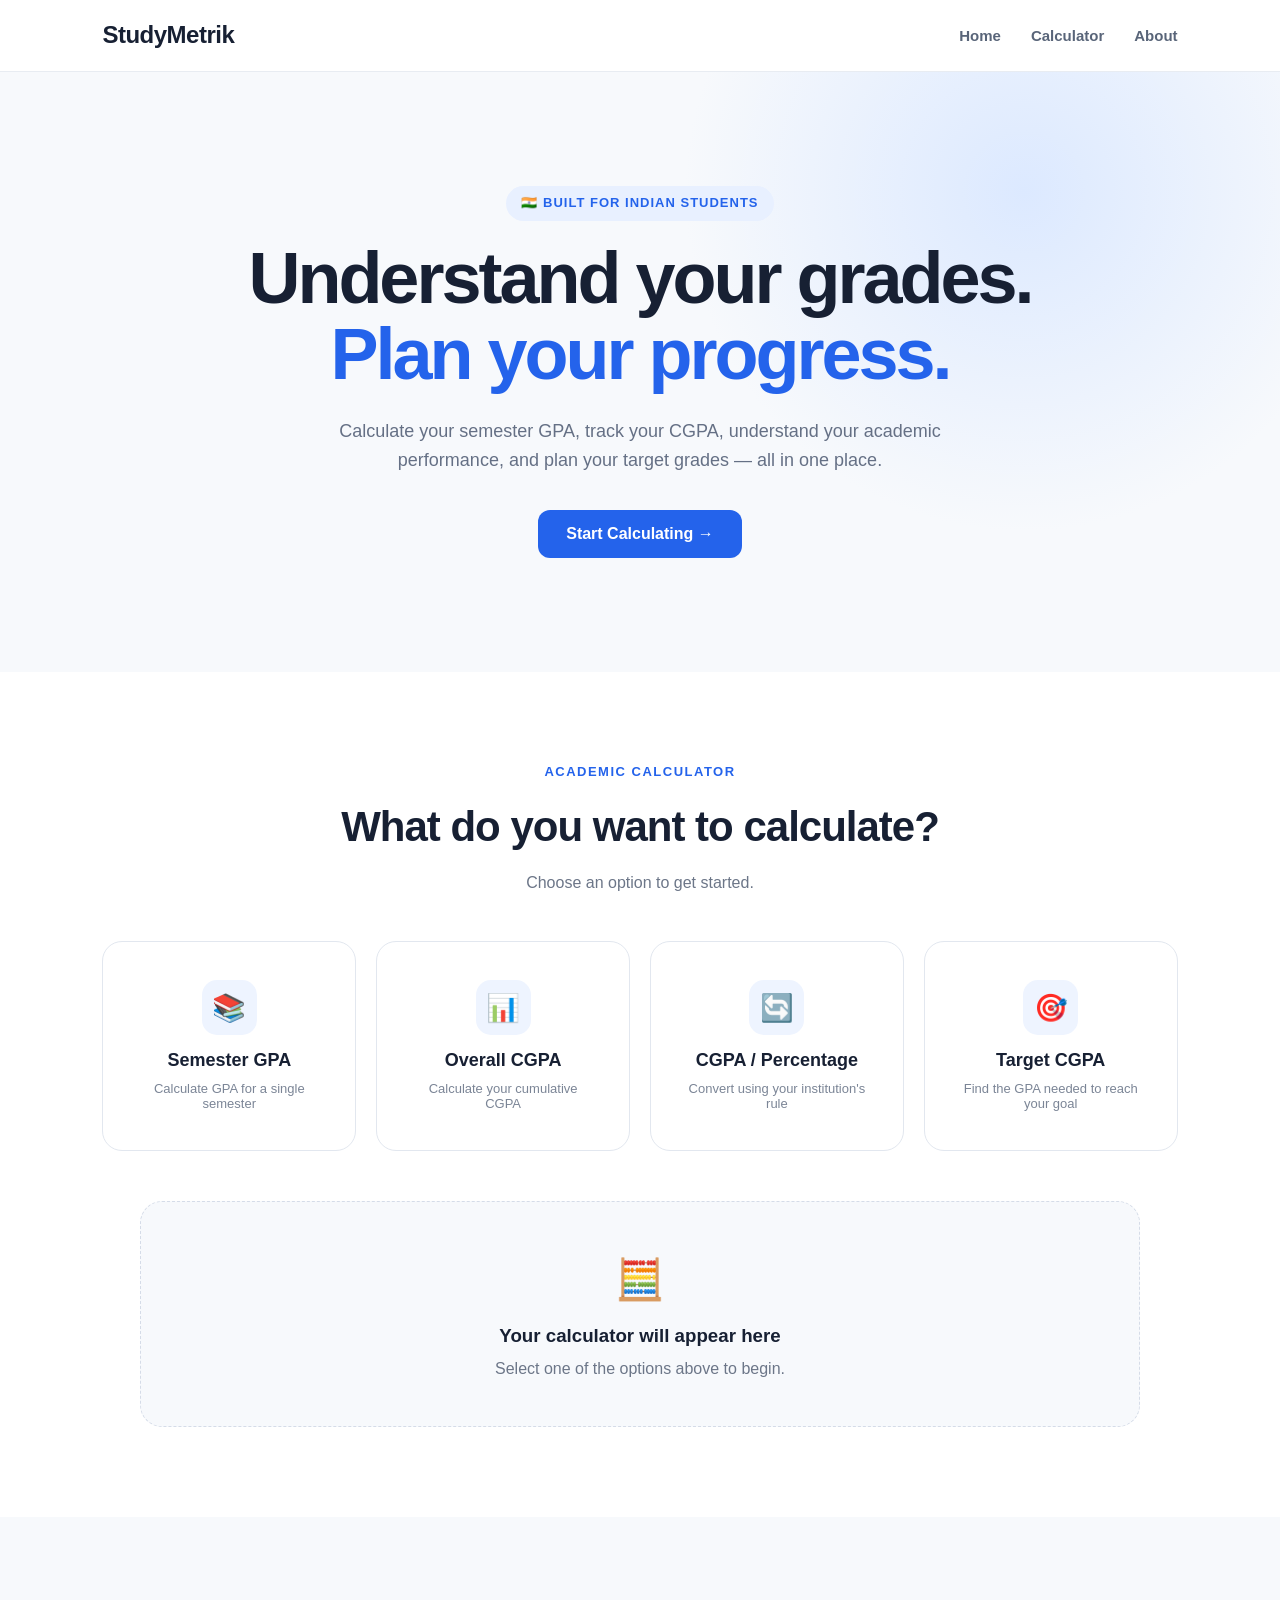
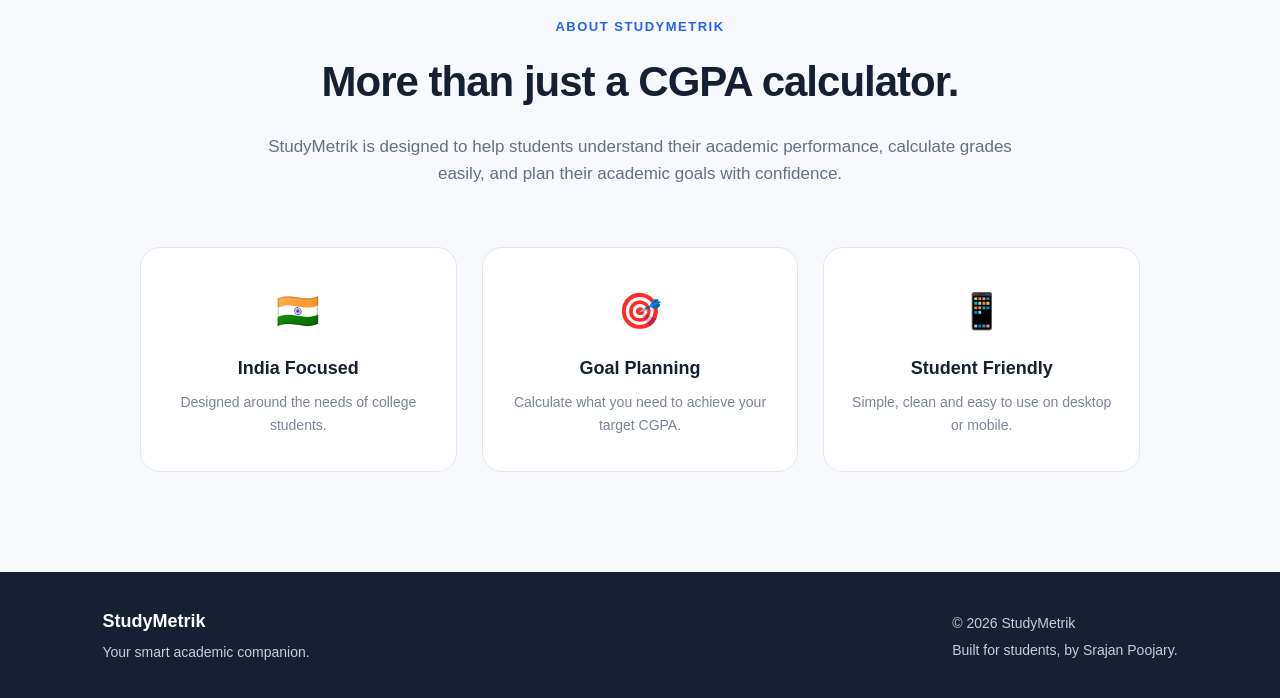
<file: index.html>
<!DOCTYPE html>
<html lang="en">

<head>
    <meta charset="UTF-8">
    <meta name="viewport" content="width=device-width, initial-scale=1.0">

    <title>StudyMetrik | Smart Academic Companion</title>

    <link rel="stylesheet" href="style.css">
</head>

<body>

    <!-- ================================
         HEADER
    ================================= -->

    <header>

        <div class="logo">
            StudyMetrik
        </div>

        <nav>
            <a href="#home">Home</a>
            <a href="#calculator">Calculator</a>
            <a href="#about">About</a>
        </nav>

    </header>


    <!-- ================================
         MAIN CONTENT
    ================================= -->

    <main>

        <!-- HERO SECTION -->

        <section class="hero" id="home">

            <div class="hero-content">

                <p class="tagline">
                    🇮🇳 BUILT FOR INDIAN STUDENTS
                </p>

                <h1>
                    Understand your grades.
                    <span>Plan your progress.</span>
                </h1>

                <p class="description">
                    Calculate your semester GPA, track your CGPA,
                    understand your academic performance, and plan
                    your target grades — all in one place.
                </p>

                <button class="primary-btn" onclick="startCalculator()">
                    Start Calculating →
                </button>

            </div>

        </section>


        <!-- ================================
             CALCULATOR SECTION
        ================================= -->

        <section class="calculator-section" id="calculator">

            <div class="section-heading">

                <p class="section-label">
                    ACADEMIC CALCULATOR
                </p>

                <h2>
                    What do you want to calculate?
                </h2>

                <p>
                    Choose an option to get started.
                </p>

            </div>


            <!-- CALCULATION TYPE -->

            <div class="calculation-options">

                <button
                    class="calculation-card"
                    onclick="selectCalculation('semester')">

                    <span class="card-icon">📚</span>

                    <strong>
                        Semester GPA
                    </strong>

                    <small>
                        Calculate GPA for a single semester
                    </small>

                </button>


                <button
                    class="calculation-card"
                    onclick="selectCalculation('cgpa')">

                    <span class="card-icon">📊</span>

                    <strong>
                        Overall CGPA
                    </strong>

                    <small>
                        Calculate your cumulative CGPA
                    </small>

                </button>


                <button
                    class="calculation-card"
                    onclick="selectCalculation('percentage')">

                    <span class="card-icon">🔄</span>

                    <strong>
                        CGPA / Percentage
                    </strong>

                    <small>
                        Convert using your institution's rule
                    </small>

                </button>


                <button
                    class="calculation-card"
                    onclick="selectCalculation('target')">

                    <span class="card-icon">🎯</span>

                    <strong>
                        Target CGPA
                    </strong>

                    <small>
                        Find the GPA needed to reach your goal
                    </small>

                </button>

            </div>


            <!-- ================================
                 DYNAMIC CALCULATOR AREA
            ================================= -->

            <div id="calculator-area">

                <div class="empty-calculator">

                    <span>🧮</span>

                    <h3>
                        Your calculator will appear here
                    </h3>

                    <p>
                        Select one of the options above to begin.
                    </p>

                </div>

            </div>

        </section>


        <!-- ================================
             ABOUT SECTION
        ================================= -->

        <section class="about-section" id="about">

            <div class="about-content">

                <p class="section-label">
                    ABOUT STUDYMETRIK
                </p>

                <h2>
                    More than just a CGPA calculator.
                </h2>

                <p>
                    StudyMetrik is designed to help students
                    understand their academic performance,
                    calculate grades easily, and plan their
                    academic goals with confidence.
                </p>

            </div>


            <div class="about-features">

                <div class="feature">
                    <span>🇮🇳</span>
                    <h3>India Focused</h3>
                    <p>
                        Designed around the needs of
                        college students.
                    </p>
                </div>


                <div class="feature">
                    <span>🎯</span>
                    <h3>Goal Planning</h3>
                    <p>
                        Calculate what you need to
                        achieve your target CGPA.
                    </p>
                </div>


                <div class="feature">
                    <span>📱</span>
                    <h3>Student Friendly</h3>
                    <p>
                        Simple, clean and easy to use
                        on desktop or mobile.
                    </p>
                </div>

            </div>

        </section>

    </main>


    <!-- ================================
         FOOTER
    ================================= -->

    <footer>

        <div>
            <strong>StudyMetrik</strong>

            <p>
                Your smart academic companion.
            </p>
        </div>


        <div>
            <p>
                © 2026 StudyMetrik
            </p>

            <p>
                Built for students, by Srajan Poojary.
            </p>
        </div>

    </footer>


    <!-- JAVASCRIPT -->

    <script src="script.js"></script>

</body>

</html>
</file>
<file: style.css>
/* ========================================
   StudyMetrik - Main Styles
======================================== */

* {
    margin: 0;
    padding: 0;
    box-sizing: border-box;
}

html {
    scroll-behavior: smooth;
}

body {
    font-family: Arial, Helvetica, sans-serif;
    background: #f7f9fc;
    color: #172033;
    line-height: 1.6;
}


/* ========================================
   HEADER
======================================== */

header {
    height: 72px;
    padding: 0 8%;

    display: flex;
    align-items: center;
    justify-content: space-between;

    background: white;
    border-bottom: 1px solid #e8ecf2;

    position: sticky;
    top: 0;
    z-index: 100;
}

.logo {
    font-size: 24px;
    font-weight: 800;
    letter-spacing: -0.5px;
}

nav {
    display: flex;
    gap: 30px;
}

nav a {
    text-decoration: none;
    color: #596579;

    font-size: 15px;
    font-weight: 600;

    transition: 0.2s;
}

nav a:hover {
    color: #2463eb;
}


/* ========================================
   HERO SECTION
======================================== */

.hero {
    min-height: 600px;

    display: flex;
    align-items: center;
    justify-content: center;

    padding: 80px 8%;

    background:
        radial-gradient(
            circle at 80% 20%,
            #dce9ff 0,
            transparent 30%
        ),
        #f7f9fc;
}

.hero-content {
    max-width: 900px;
    text-align: center;
}

.tagline {
    display: inline-block;

    margin-bottom: 20px;
    padding: 7px 15px;

    border-radius: 30px;

    background: #e8f0ff;
    color: #2463eb;

    font-size: 13px;
    font-weight: 700;
    letter-spacing: 1px;
}

.hero h1 {
    font-size: clamp(42px, 6vw, 72px);

    line-height: 1.05;
    letter-spacing: -3px;

    margin-bottom: 25px;
}

.hero h1 span {
    display: block;
    color: #2463eb;
}

.description {
    max-width: 650px;

    margin: 0 auto 35px;

    color: #657085;

    font-size: 18px;
}


/* ========================================
   PRIMARY BUTTON
======================================== */

.primary-btn {
    border: none;

    padding: 15px 28px;

    border-radius: 12px;

    background: #2463eb;
    color: white;

    font-size: 16px;
    font-weight: 700;

    cursor: pointer;

    transition: 0.2s;
}

.primary-btn:hover {
    transform: translateY(-3px);

    box-shadow:
        0 10px 25px rgba(36, 99, 235, 0.25);
}


/* ========================================
   CALCULATOR SECTION
======================================== */

.calculator-section {
    padding: 90px 8%;

    background: white;

    text-align: center;
}

.section-heading {
    margin-bottom: 45px;
}

.section-label {
    margin-bottom: 10px;

    color: #2463eb;

    font-size: 13px;
    font-weight: 800;

    letter-spacing: 1.5px;
}

.section-heading h2 {
    font-size: 42px;

    margin-bottom: 10px;

    letter-spacing: -1px;
}

.section-heading p:last-child {
    color: #6c7688;
}


/* ========================================
   CALCULATION OPTIONS
======================================== */

.calculation-options {
    max-width: 1100px;

    margin: auto;

    display: grid;

    grid-template-columns: repeat(4, 1fr);

    gap: 20px;
}

.calculation-card {
    min-height: 210px;

    padding: 28px 22px;

    display: flex;

    flex-direction: column;

    align-items: center;
    justify-content: center;

    gap: 10px;

    border: 1px solid #e2e7ef;

    border-radius: 20px;

    background: #ffffff;

    color: #172033;

    cursor: pointer;

    transition: 0.25s;
}

.calculation-card:hover {
    border-color: #2463eb;

    transform: translateY(-6px);

    box-shadow:
        0 15px 35px rgba(30, 60, 100, 0.10);
}

.card-icon {
    width: 55px;
    height: 55px;

    display: flex;

    align-items: center;
    justify-content: center;

    border-radius: 15px;

    background: #eef4ff;

    font-size: 27px;

    margin-bottom: 5px;
}

.calculation-card strong {
    font-size: 18px;
}

.calculation-card small {
    max-width: 180px;

    color: #7b8596;

    font-size: 13px;
}


/* ========================================
   DYNAMIC CALCULATOR AREA
======================================== */

#calculator-area {
    max-width: 1000px;

    min-height: 220px;

    margin: 50px auto 0;

    padding: 45px;

    border-radius: 22px;

    background: #f7f9fc;

    border: 1px dashed #d5dce8;

    color: #6c7688;
}

.empty-calculator {
    display: flex;

    flex-direction: column;

    align-items: center;
    justify-content: center;

    min-height: 130px;
}

.empty-calculator span {
    font-size: 40px;

    margin-bottom: 10px;
}

.empty-calculator h3 {
    color: #172033;

    margin-bottom: 5px;
}


/* ========================================
   ABOUT SECTION
======================================== */

.about-section {
    padding: 100px 8%;

    background: #f7f9fc;

    text-align: center;
}

.about-content {
    max-width: 750px;

    margin: auto auto 60px;
}

.about-content h2 {
    font-size: 42px;

    margin-bottom: 18px;

    letter-spacing: -1px;
}

.about-content > p:last-child {
    color: #657085;

    font-size: 17px;
}


/* ========================================
   ABOUT FEATURES
======================================== */

.about-features {
    max-width: 1000px;

    margin: auto;

    display: grid;

    grid-template-columns: repeat(3, 1fr);

    gap: 25px;
}

.feature {
    padding: 35px 25px;

    background: white;

    border: 1px solid #e2e7ef;

    border-radius: 20px;
}

.feature span {
    display: block;

    font-size: 35px;

    margin-bottom: 15px;
}

.feature h3 {
    margin-bottom: 8px;

    font-size: 18px;
}

.feature p {
    color: #7b8596;

    font-size: 14px;
}


/* ========================================
   FOOTER
======================================== */

footer {
    padding: 35px 8%;

    display: flex;

    justify-content: space-between;

    background: #172033;

    color: #c5ccda;

    font-size: 14px;
}

footer strong {
    color: white;

    font-size: 18px;
}

footer p {
    margin-top: 5px;
}


/* ========================================
   RESPONSIVE DESIGN
======================================== */

@media (max-width: 900px) {

    .calculation-options {
        grid-template-columns: repeat(2, 1fr);
    }

    .about-features {
        grid-template-columns: 1fr;
    }

    .hero {
        padding: 70px 5%;
    }

    .calculator-section {
        padding: 70px 5%;
    }
}


@media (max-width: 600px) {

    header {
        height: 65px;

        padding: 0 5%;
    }

    nav {
        gap: 12px;
    }

    nav a {
        font-size: 13px;
    }

    .hero {
        min-height: 520px;

        padding: 60px 5%;
    }

    .hero h1 {
        font-size: 42px;

        letter-spacing: -2px;
    }

    .description {
        font-size: 16px;
    }

    .section-heading h2,
    .about-content h2 {
        font-size: 32px;
    }

    .calculation-options {
        grid-template-columns: 1fr;
    }

    #calculator-area {
        padding: 30px 20px;
    }

    footer {
        flex-direction: column;

        gap: 20px;

        text-align: center;
    }
}
/* ========================================
   CALCULATOR CONTENT
======================================== */

.calculator-content {
    max-width: 900px;
    margin: auto;
    text-align: left;
}


/* ========================================
   CALCULATOR HEADER
======================================== */

.calculator-header {
    display: flex;
    align-items: center;
    gap: 18px;
    margin-bottom: 35px;
}

.calculator-icon {
    width: 58px;
    height: 58px;

    display: flex;
    align-items: center;
    justify-content: center;

    background: #eaf1ff;
    border-radius: 16px;

    font-size: 28px;
}

.calculator-header h3 {
    margin: 0 0 5px;

    font-size: 26px;
    color: #172033;
}

.calculator-header p {
    margin: 0;

    color: #718096;
    font-size: 15px;
}


/* ========================================
   SUBJECT ROW
======================================== */

.subject-row {
    display: grid;

    grid-template-columns: 1.7fr 0.8fr 1fr 42px;

    gap: 15px;

    padding: 20px;

    margin-bottom: 14px;

    background: white;

    border: 1px solid #e1e7f0;

    border-radius: 16px;

    box-shadow: 0 5px 20px rgba(30, 60, 100, 0.05);

    transition: 0.2s;
}

.subject-row:hover {
    border-color: #b9ccf5;

    box-shadow: 0 8px 25px rgba(30, 60, 100, 0.08);
}


/* ========================================
   INPUT GROUP
======================================== */

.input-group {
    display: flex;
    flex-direction: column;

    gap: 7px;
}

.input-group label {
    font-size: 12px;

    font-weight: 700;

    color: #667085;

    text-transform: uppercase;

    letter-spacing: 0.5px;
}

.input-group input {
    width: 100%;

    height: 46px;

    padding: 0 14px;

    border: 1px solid #d9e0ea;

    border-radius: 10px;

    background: #f9fafc;

    color: #172033;

    font-size: 15px;

    outline: none;

    transition: 0.2s;
}

.input-group input:focus {
    border-color: #2463eb;

    background: white;

    box-shadow: 0 0 0 3px rgba(36, 99, 235, 0.10);
}

.input-group input::placeholder {
    color: #a0a9b8;
}


/* ========================================
   REMOVE SUBJECT
======================================== */

.remove-subject {
    align-self: end;

    width: 42px;
    height: 46px;

    border: none;

    border-radius: 10px;

    background: #fff1f1;

    color: #e05252;

    font-size: 22px;

    cursor: pointer;

    transition: 0.2s;
}

.remove-subject:hover {
    background: #ffe0e0;

    transform: scale(1.05);
}


/* ========================================
   CALCULATOR ACTIONS
======================================== */

.calculator-actions {
    display: flex;

    justify-content: space-between;

    align-items: center;

    margin-top: 25px;

    gap: 15px;
}


/* Secondary Button */

.secondary-btn {
    padding: 13px 20px;

    border: 1px solid #d8e0ec;

    border-radius: 10px;

    background: white;

    color: #2463eb;

    font-size: 14px;

    font-weight: 700;

    cursor: pointer;

    transition: 0.2s;
}

.secondary-btn:hover {
    background: #f3f7ff;

    border-color: #2463eb;
}


/* Primary Button */

.calculate-btn {
    padding: 14px 25px;

    border: none;

    border-radius: 10px;

    background: #2463eb;

    color: white;

    font-size: 15px;

    font-weight: 700;

    cursor: pointer;

    transition: 0.2s;
}

.calculate-btn:hover {
    transform: translateY(-2px);

    box-shadow: 0 8px 20px rgba(36, 99, 235, 0.25);
}


/* ========================================
   RESULT CARD
======================================== */

.result-card {

    margin-top: 30px;

    padding: 30px;

    text-align: center;

    border-radius: 18px;

    background: linear-gradient(
        135deg,
        #edf4ff,
        #f8fbff
    );

    border: 1px solid #cfe0ff;
}

.result-icon {
    font-size: 32px;

    margin-bottom: 8px;
}

.result-label {
    margin: 0 0 5px;

    color: #6b7890;

    font-size: 12px;

    font-weight: 800;

    letter-spacing: 1.5px;
}

.result-card h2 {
    margin: 5px 0 25px;

    font-size: 52px;

    color: #2463eb;

    line-height: 1;
}

.result-card h2 span {
    font-size: 18px;

    color: #718096;

    font-weight: 500;
}


/* ========================================
   RESULT DETAILS
======================================== */

.result-details {

    max-width: 400px;

    margin: auto;

    display: grid;

    grid-template-columns: 1fr 1fr;

    gap: 12px;
}

.result-details div {

    padding: 15px;

    background: white;

    border-radius: 12px;

    border: 1px solid #e1e7f0;
}

.result-details span {

    display: block;

    font-size: 12px;

    color: #7b8596;

    margin-bottom: 4px;
}

.result-details strong {

    font-size: 18px;

    color: #172033;
}


/* ========================================
   ERROR / INFO MESSAGE
======================================== */

.calculator-message {

    display: flex;

    align-items: center;

    gap: 12px;

    margin-top: 20px;

    padding: 14px 18px;

    border-radius: 12px;

    font-size: 14px;
}

.calculator-message span {
    font-size: 18px;
}

.calculator-message p {
    margin: 0;
}

.calculator-message.error {

    background: #fff5f5;

    border: 1px solid #ffd4d4;

    color: #c24141;
}


/* ========================================
   MOBILE
======================================== */

@media (max-width: 700px) {

    .subject-row {
        grid-template-columns: 1fr 1fr;

        padding: 16px;
    }

    .subject-name {
        grid-column: 1 / -1;
    }

    .remove-subject {
        width: 100%;
    }

    .calculator-actions {
        flex-direction: column;

        align-items: stretch;
    }

    .secondary-btn,
    .calculate-btn {
        width: 100%;
    }

    .calculator-header {
        align-items: flex-start;
    }

    .calculator-header h3 {
        font-size: 21px;
    }

    .result-card h2 {
        font-size: 44px;
    }
}
/* ========================================
   FIELD INFO BUTTON
======================================== */

.input-group label {
    display: flex;
    align-items: center;
    gap: 7px;
}

.info-btn {
    width: 18px;
    height: 18px;

    padding: 0;

    display: inline-flex;
    align-items: center;
    justify-content: center;

    border: 1px solid #b9c8e3;
    border-radius: 50%;

    background: #eef4ff;
    color: #2463eb;

    font-size: 11px;
    font-weight: 800;

    cursor: pointer;

    transition: 0.2s;
}

.info-btn:hover {
    background: #2463eb;
    color: white;

    transform: scale(1.1);
}


/* ========================================
   FIELD INFO POPUP
======================================== */

#field-info-box {
    position: fixed;

    top: 50%;
    left: 50%;

    transform: translate(-50%, -50%);

    width: min(420px, 90%);

    padding: 25px;

    background: white;

    border: 1px solid #dce4f2;

    border-radius: 18px;

    box-shadow:
        0 20px 60px rgba(20, 40, 80, 0.18);

    z-index: 9999;

    animation: infoPopup 0.2s ease;
}

.field-info-content {
    position: relative;

    text-align: left;
}

.field-info-content h4 {
    margin: 0 35px 10px 0;

    color: #172033;

    font-size: 20px;
}

.field-info-content p {
    margin: 0;

    color: #657085;

    font-size: 14px;

    line-height: 1.7;
}

.field-info-close {
    position: absolute;

    top: -5px;
    right: 0;

    width: 30px;
    height: 30px;

    border: none;

    border-radius: 50%;

    background: #f1f4f9;

    color: #596579;

    font-size: 20px;

    cursor: pointer;
}

.field-info-close:hover {
    background: #ffe9e9;
    color: #e05252;
}


@keyframes infoPopup {

    from {
        opacity: 0;
        transform: translate(-50%, -48%) scale(0.95);
    }

    to {
        opacity: 1;
        transform: translate(-50%, -50%) scale(1);
    }

}
</file>
